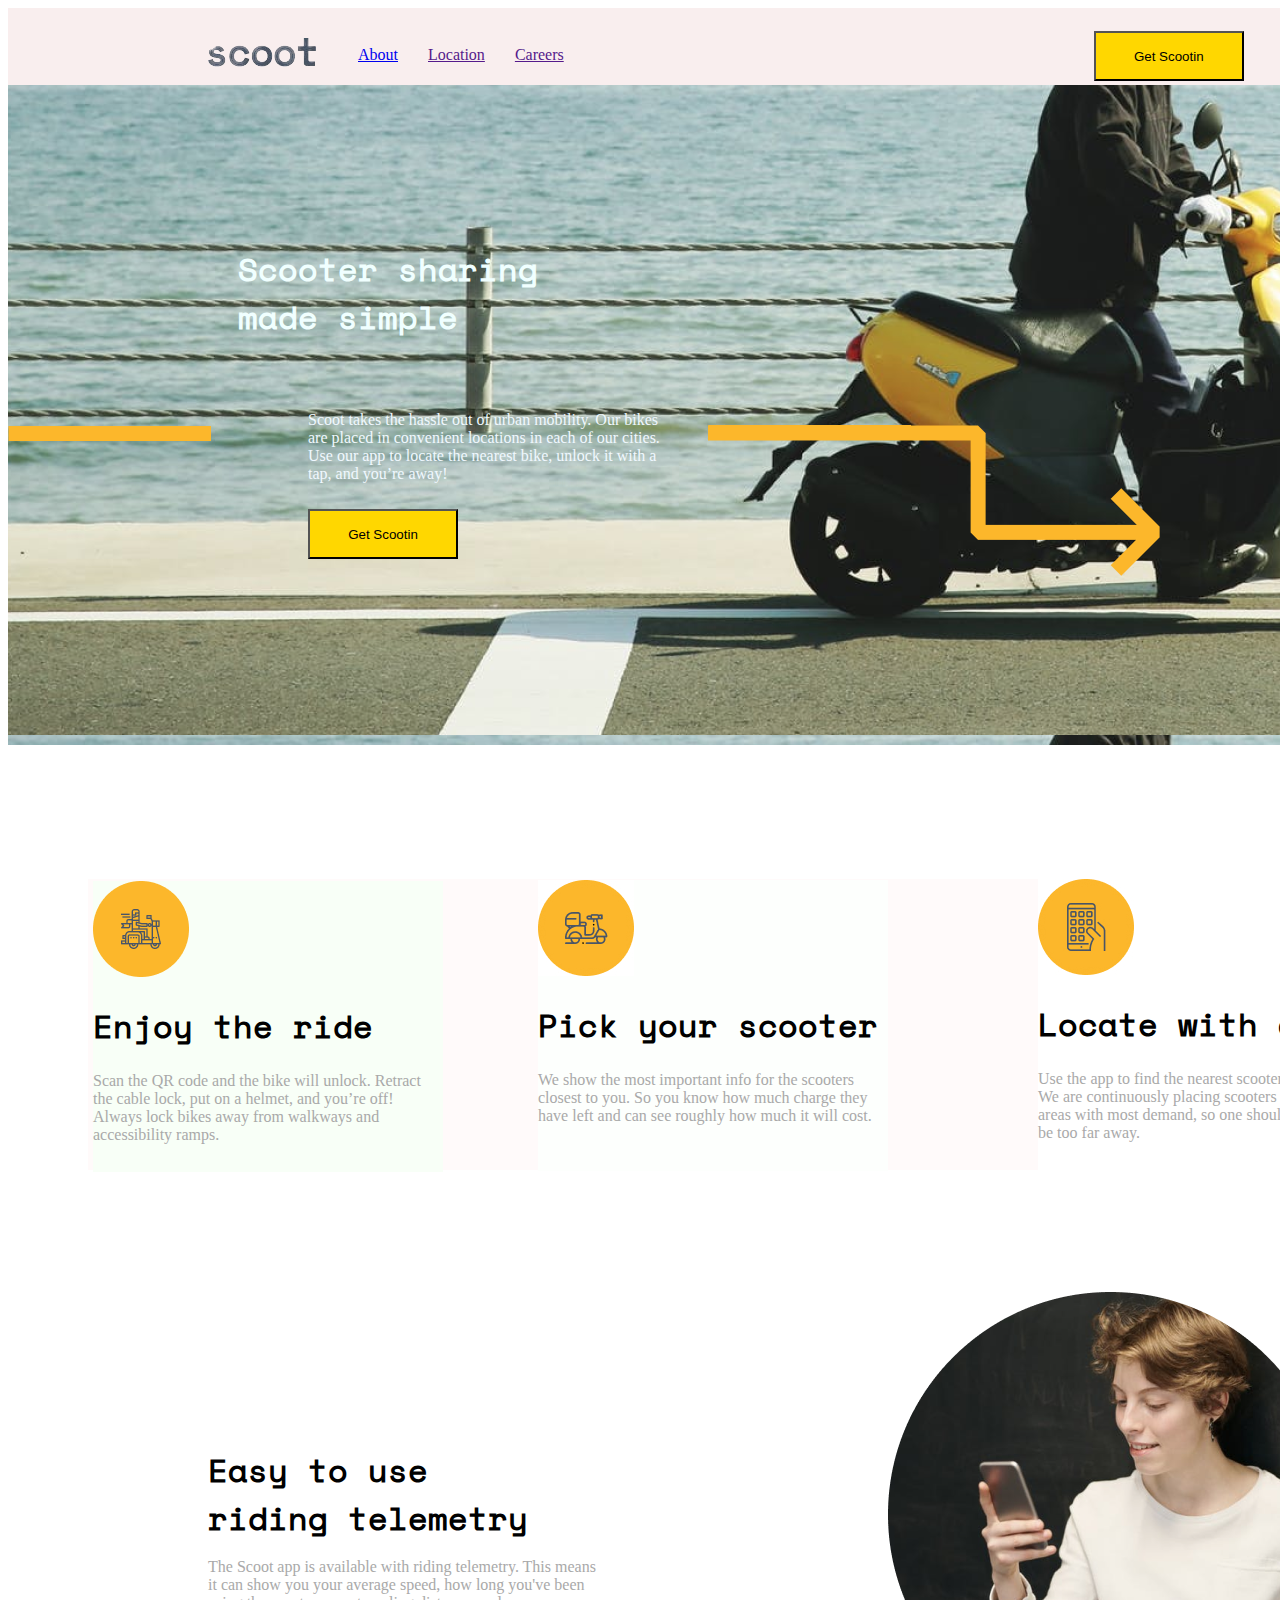
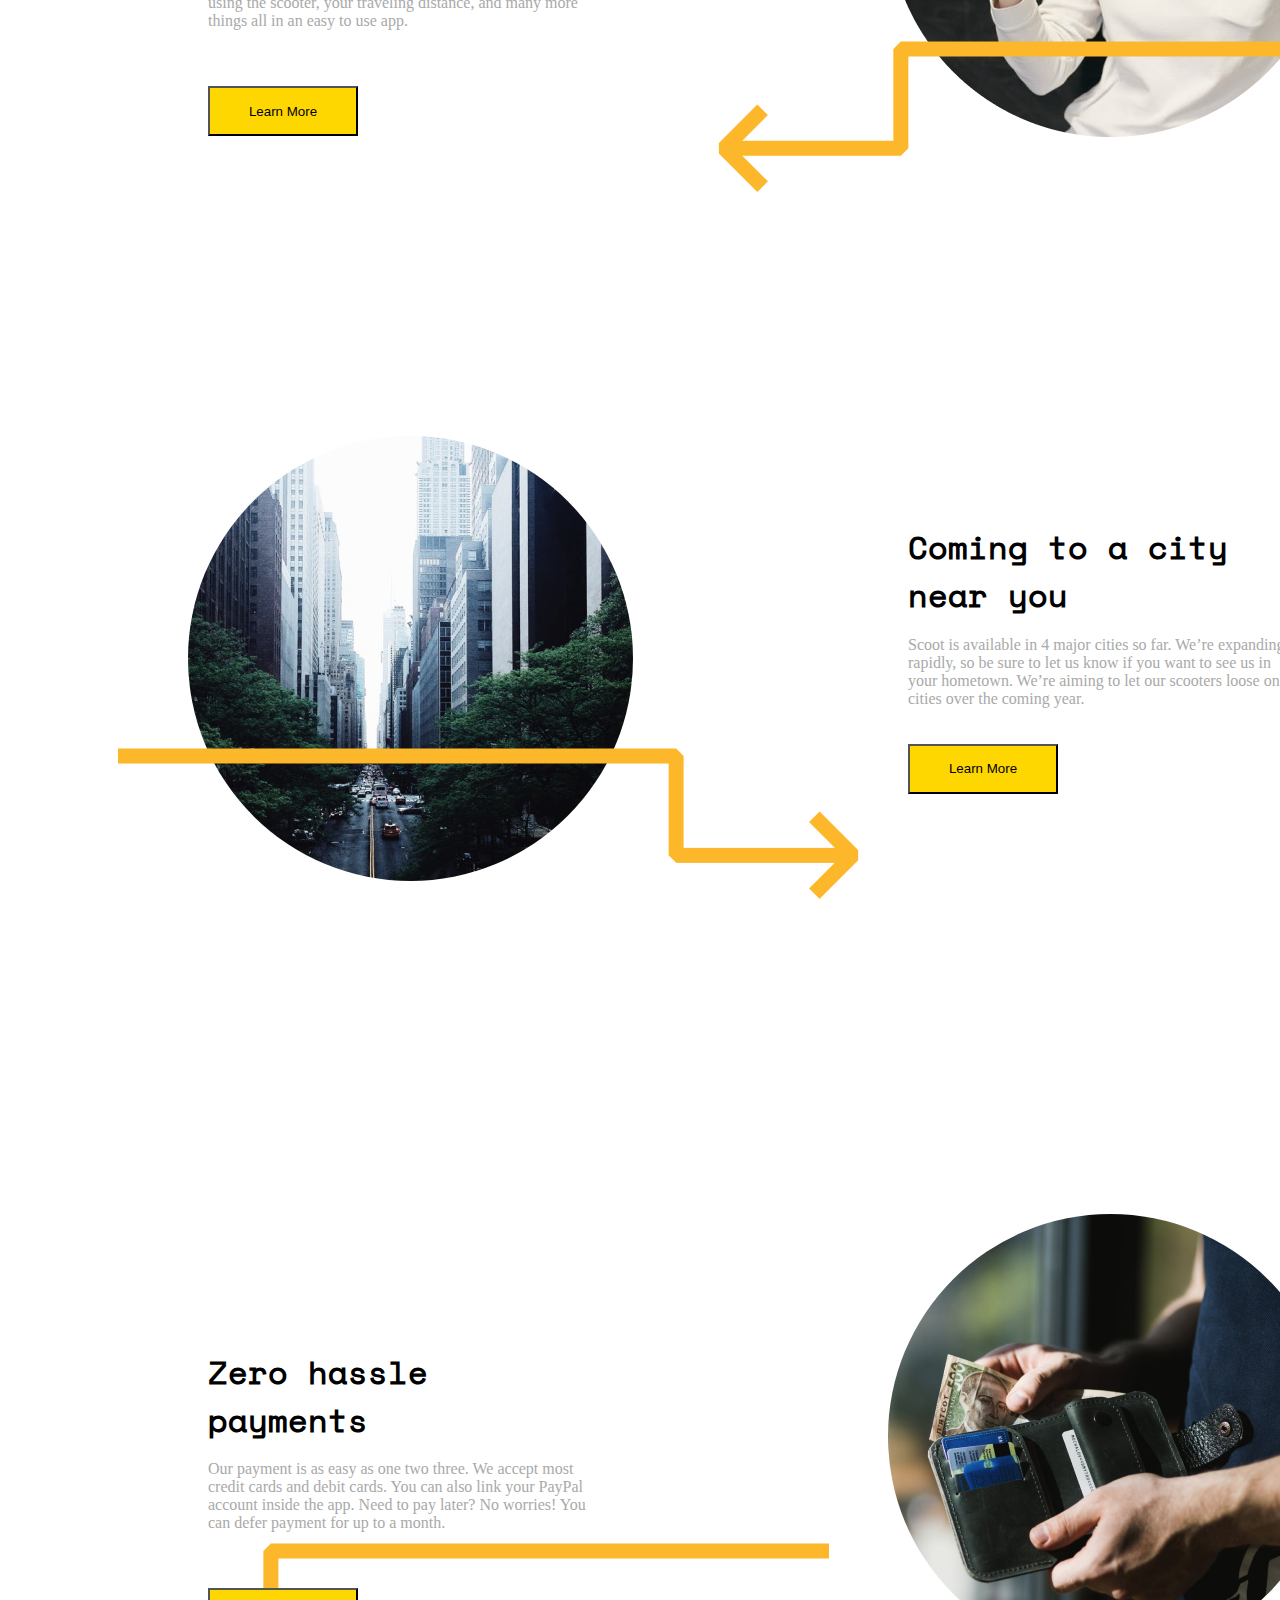
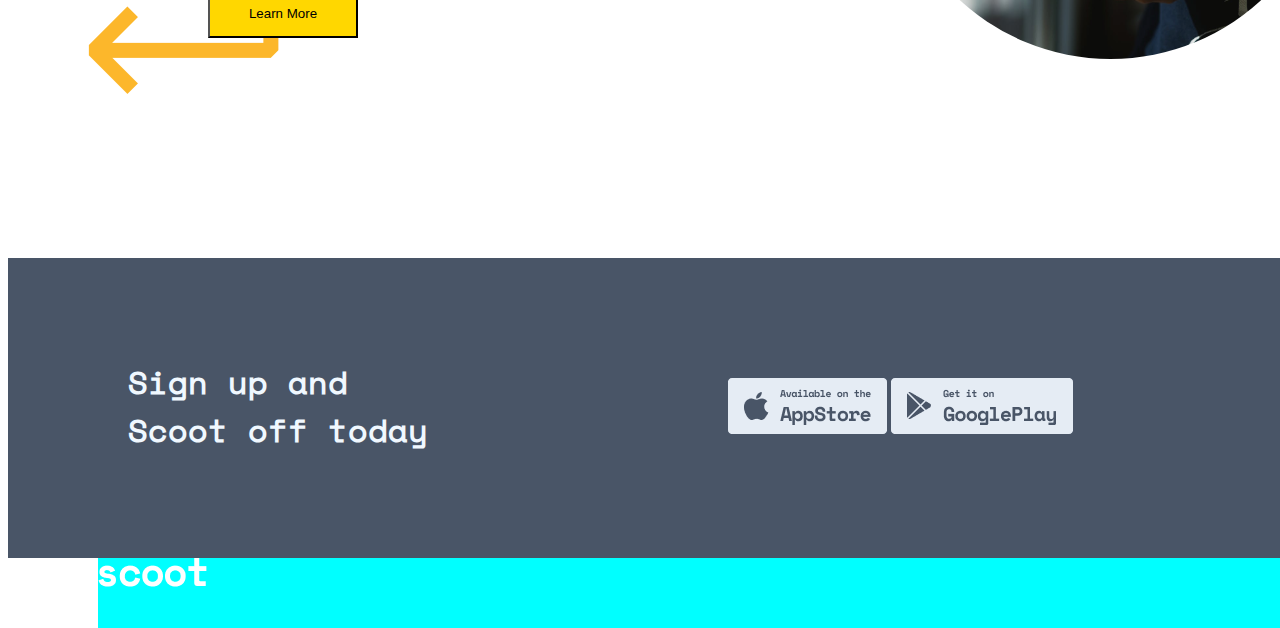
<file: index.html>
<!DOCTYPE html>
<html lang="en">

<head>
  <meta charset="UTF-8">
  <meta name="viewport" content="width=device-width, initial-scale=1.0">
  <title>Document</title>
  <link rel="stylesheet" href="./reas.css">
</head>

<body>
  <div class="box">
    <div class="box1">
      <img class="agr" src="./scoot-removebg-preview.png" alt="">
      <div class="box2">
        <a href="file:///C:/Users/ISHTIXON%20IT%20AKADEMY/Desktop/muxammad/muxammad6/muxammad5/muxammad0.html">About</a>
        <a href="">Location</a>
        <a href="">Careers</a>


        <button class="box3">Get Scootin</button>
      </div>
    </div>

    <div class="box4"></div>
    <div class="box6">
      <img src="./jyu.png" alt="">
    </div>
    <div class="boa">
      <img src="./Path 2.svg" alt="">
    </div>
    <div class="boq">
      <h1 class="box7">Scooter sharing <br> made simple</h1>
    </div>
    <div class="boz">

      <p class="box8">Scoot takes the hassle out of urban mobility. Our bikes <br> are placed in convenient locations in
        each of our cities. <br>
        Use our app to locate the nearest bike, unlock it with a <br> tap, and you’re away!</p>

    </div>
    <button class="nboa">Get Scootin</button>
    <div class="box11">
      <div class="box12"><img src="./Group 8.jpg" alt="">
        <h1 class="trw">Locate with app</h1>
        <p class="bvvs">Use the app to find the nearest scooter to you. <br> We are continuously placing scooters in the
          <br> areas with most
          demand, so one should never <br> be too far away.
        </p>
      </div>
      <div class="box13"><img src="./Group 9.jpg" alt="">
        <h1 class="erw">Pick your scooter</h1>
        <p class="ret">We show the most important info for the scooters closest to you. So you know how much charge they
          have left
          and can see roughly how much it will cost.</p>
      </div>
      <div class="box14"><img src="./Group 10.png" alt="">
        <h1 class="los">Enjoy the ride</h1>
        <p class="ase">Scan the QR code and the bike will unlock. Retract the cable lock, put on a helmet, and you’re
          off! Always lock bikes away from walkways and accessibility ramps.</p>
      </div>
      <div class="box16">
        <img class="mui" src="./Group 33.png" alt="">
        <img class="ewq" src="./Group 32.svg" alt="">
        <h1 class="njoh">Easy to use <br>
          riding telemetry</h1>
        <p class="are">The Scoot app is available with riding telemetry. This means <br> it can show you your average
          speed, how long
          you've been <br> using the scooter, your traveling distance, and many more <br> things all in an easy to use
          app.</p>
        <button class="rewq">Learn More</button>
      </div>
      <div class="box17">
        <img class="aao" src="./Bitmap (1).png" alt="">
        <img class="ter" src="./Group 13 Copy.png" alt="">
        <h1 class="rat">Coming to a city <br> near you</h1>
        <p class="sade">Scoot is available in 4 major cities so far. We’re expanding <br> rapidly, so be sure to let us
          know
          if you want to see us in <br> your hometown. We’re aiming to let our scooters loose on 23 <br> cities over the
          coming
          year.</p>
        <button class="qwu">Learn More</button>
      </div>
      <div class="box18">
        <img class="uiy" src="./Bitmap.png" alt="">
        <img class="eqt" src="./Group 17.png" alt="">
        <h1 class="ytu">Zero hassle <br> payments</h1>
        <p class="ytre">Our payment is as easy as one two three. We accept most <br> credit cards and debit cards. You can also link your
          PayPal <br> account inside the app. Need to pay later? No worries! You <br> can defer payment for up to a month.</p>
          <button class="rqwy">Learn More</button>
        </div>
        <div class="box19">
          <h1 class="muxa">Sign up and <br> Scoot off today</h1>
          <img class="muxammad" src="./Group 28.png" alt="">
          <img src="./Group 28 Copy.png" alt="">

        </div>
        <div class="box20">
          <img class="box21" src="scoot.png" alt="">
        </div>
    </div>

  </div>
</body>

</html>
</file>
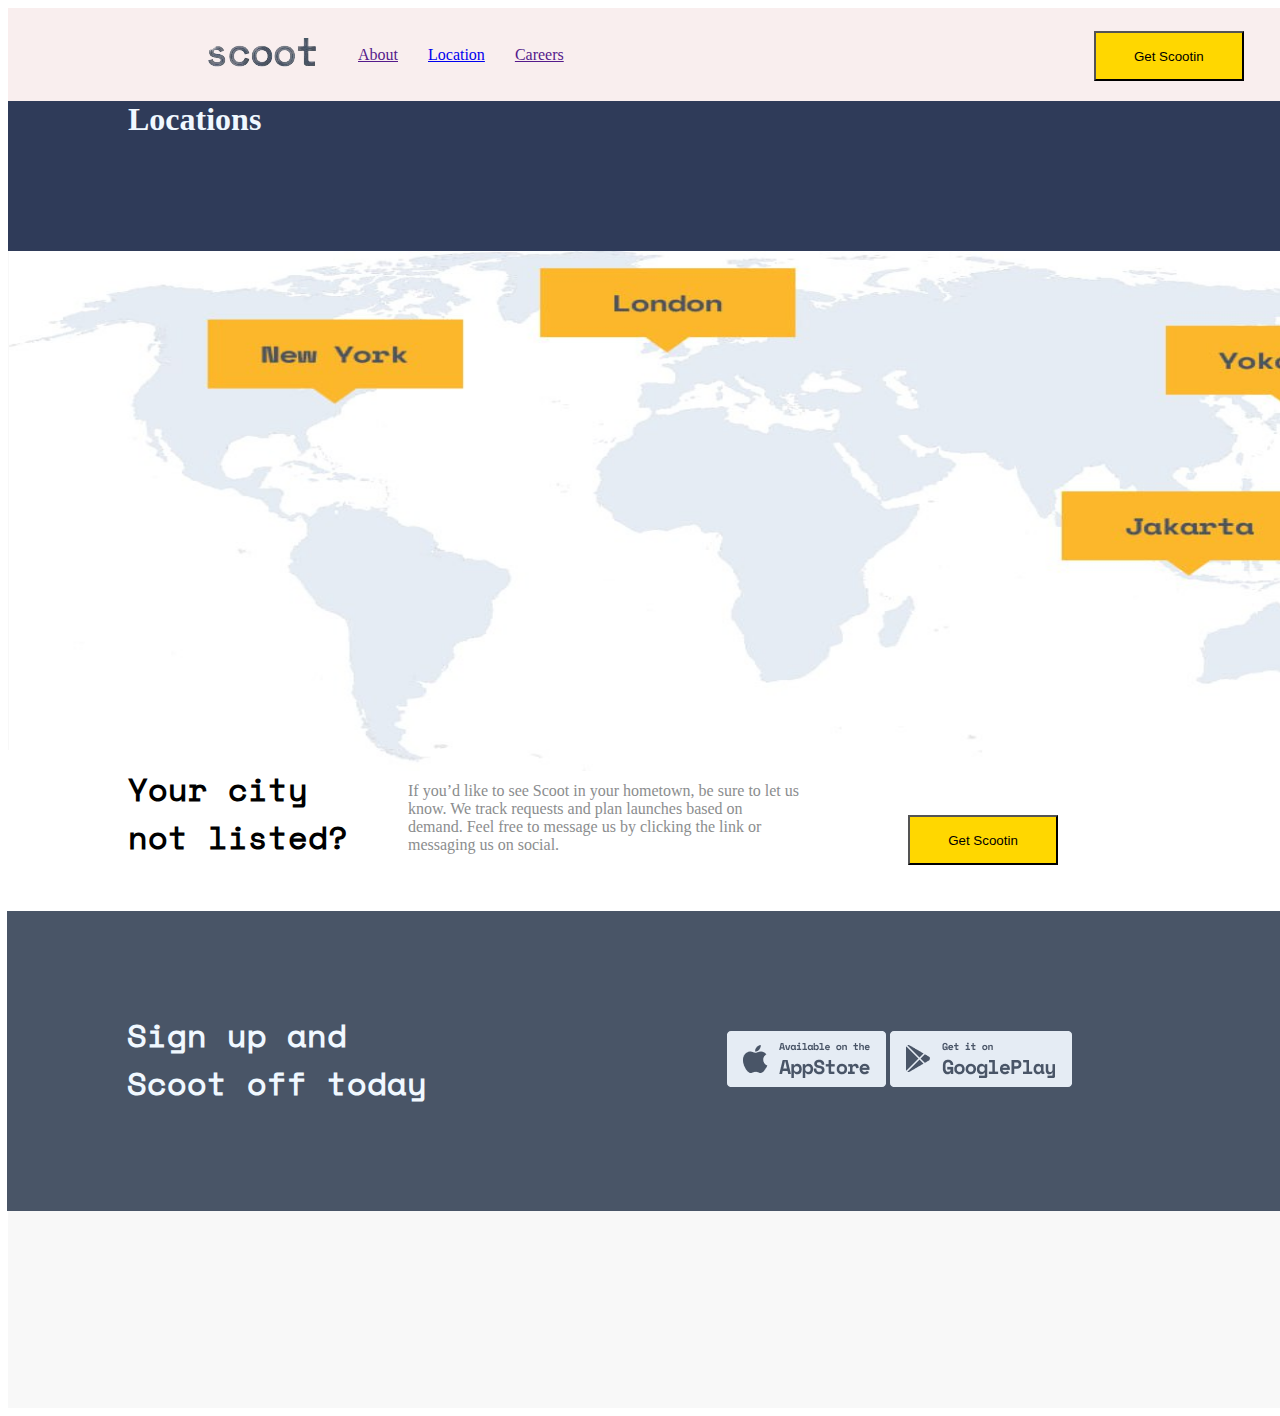
<file: muxammad5/index.html>
<!DOCTYPE html>
<html lang="en">

<head>
    <meta charset="UTF-8">
    <meta name="viewport" content="width=device-width, initial-scale=1.0">
    <title>Document</title>
    <link rel="stylesheet" href="./muxammad2.css">
</head>

<body>
    <div class="box">
        <div class="box1">
            <img class="agr" src="./scoot-removebg-preview.png" alt="">
            <div class="box2">
                <a href="">About</a>
                <a href="file:///C:/Users/ISHTIXON%20IT%20AKADEMY/Desktop/muxammad/muxammad6/ased.html">Location</a>
                <a href="">Careers</a>


                <button class="box3">Get Scootin</button>

            </div>
            <div class="box5">
                <h1 class="box6">Locations</h1>
                <img class="mtu" src="./Group 26 (1).png" alt="">
            </div>
            <div class="box7">
                <img class="ewq" src="./photo_2024-01-22_07-06-30.jpg" alt="">
            </div>
            <div class="box8">
                <button class="box9">Get Scootin</button>
                <h1 class="ewr">Your city <br> not listed?</h1>
                <p class="wqe">If you’d like to see Scoot in your hometown, be sure to let us <br> know. We track requests and plan
                    launches based on <br> demand. Feel free to message us by clicking the link or <br> messaging us on social.
                </p>
                <div class="box19">
                    <h1 class="muxa">Sign up and <br> Scoot off today</h1>
                    <img class="muxammad" src="./Group 28.png" alt="">
                    <img src="./Group 28 Copy.png" alt="">
          
                  </div>
            </div>
</body>

</html>
</file>
<file: reas.css>
@font-face {
    font-family: 'SpaceMono-Regular';
    src: url('./font/SpaceMono-Regular.ttf');
}

.box {
    width: 1440px;
    height: 3700px;
    background-color: rgba(255, 255, 255, 0.659);
    margin: 0 auto;

}

.box1 {
    width: 1440px;
    height: 96px;
    background-color: rgb(249, 238, 238);

}

.agr {
    margin-left: 200px;
    margin-top: 30px;
}

.box2 {
    color: darkgray;
    display: flex;
    gap: 30px;
    margin-top: -25px;
    margin-left: 350px;
}

.nutr:hover {
    color: blue;
    transition: 5s;
}

.box3 {
    width: 150px;
    height: 50px;
    background-color: gold;
    margin-top: -15px;
    margin-left: 500px;
}

.box3:hover {
    border-radius: 20px;
    background-color: blue;
    transition: 5s;
    box-shadow: rgb(0, 255, 4) 0px 20px 30px -10px;
}

.box4 {
    width: 1440px;
    height: 660px;
    background-image: url(./1mka.png);
    margin-top: -19px;
}

.box5 {}

.box6 {
    width: 203px;
    height: 1px;
    background-image: url(./Path\ 2.svg);
    margin-top: -320px;
    margin-left: 700px;


}

.box7 {
    font-family: 'SpaceMono-Regular';
    color: azure;
    margin-top: -200px;
    margin-left: 230px;

}

.box8 {
    color: aliceblue;
    margin-left: 300px;
    margin-top: 70px;
}

.box9 {
    margin-top: 320px;
}

.box10 {
    padding-top: 220px;


}

.nboa {
    width: 150px;
    height: 50px;
    background-color: gold;
    margin-top: 10px;
    margin-left: 300px;
}

.nboa:hover {
    border-radius: 20px;
    background-color: blue;
    transition: 5s;
    box-shadow: rgb(0, 255, 4) 0px 20px 30px -10px;
}

.box11 {
    width: 1275px;
    height: 291px;
    background-color: rgb(255, 250, 250);
    margin-top: 320px;
    margin-left: 80px;


}

.box12 {
    width: 325px;
    height: 291px;
    background-color: rgb(255, 255, 255);
    margin-left: 950px;

}

.bvvs {
    color: darkgray;
}


.box13 {
    width: 350px;
    height: 291px;
    background-color: rgb(253, 255, 253);
    margin-top: -290px;
    margin-left: 450px;
}

.ret {
    color: darkgray;
}

.box14 {
    width: 350px;
    height: 291px;
    background-color: rgb(248, 255, 247);
    margin-top: -290px;
    margin-left: 5px;
}

.ase {
    color: darkgray;
}

.trw {
    font-family: 'SpaceMono-Regular';
}

.erw {
    font-family: 'SpaceMono-Regular';
}

.los {
    font-family: 'SpaceMono-Regular';
}


.mui {
    width: 445px;
    height: 445px;
    margin-left: 800px;
    margin-top: 120px;
}

.njoh {
    font-family: 'SpaceMono-Regular';
    margin-top: -350px;
    margin-left: 120px;
}

.are {
    margin-top: -5px;
    margin-left: 120px;
    color: darkgray;
}

.rewq {
    width: 150px;
    height: 50px;
    background-color: gold;
    margin-top: 40px;
    margin-left: 120px;

}

.rewq:hover {
    border-radius: 20px;
    background-color: blue;
    transition: 5s;
    box-shadow: rgb(0, 255, 4) 0px 20px 30px -10px;
}

.aao {
    border-radius: 250px;
    margin-top: 300px;
    margin-left: 100px;
}

.rat {
    font-family: 'SpaceMono-Regular';
    margin-top: -380px;
    margin-left: 820px;

}

.sade {
    margin-top: -5px;
    margin-left: 820px;
    color: darkgray;
}

.qwu {
    width: 150px;
    height: 50px;
    background-color: gold;
    margin-top: 20px;
    margin-left: 820px;
}


.qwu:hover {
    border-radius: 20px;
    background-color: blue;
    transition: 5s;
    box-shadow: rgb(0, 255, 4) 0px 20px 30px -10px;
}

.uiy {

    border-radius: 250px;


    margin-left: 800px;
    margin-top: 420px;
}

.ytu {
    font-family: 'SpaceMono-Regular';
    margin-top: -350px;
    margin-left: 120px;
}

.ytre {
    margin-top: -5px;
    margin-left: 120px;
    color: darkgray;
}

.rqwy {
    width: 150px;
    height: 50px;
    background-color: gold;
    margin-top: 40px;
    margin-left: 120px;
}

.rqwy:hover {
    border-radius: 20px;
    background-color: rgb(255, 255, 255);
    transition: 5s;
  border: gold;
}

.box19 {
    width: 1440px;
    height: 300px;
    background-color: #495567;
    margin-top: 220px;
    margin-left: -80px;
    position: absolute;
}

.muxa {
    font-family: 'SpaceMono-Regular';
    color: aliceblue;
    margin-top: 100px;
    margin-left: 120px; 
    position: absolute;
}

.muxammad{
    margin-left: 720px;
    margin-top: 120px;
}

.box20{
    width: 1440px;
    height: 70px;
    background-color: aqua;
    margin-top: 520px;
    margin-left: 9px;

}
.box20{
    color: aliceblue;
    margin-left: 10px;
   
}

.ewq{
    margin-top: -100px;
    margin-left: 630px;
}

.ter{
    margin-top: -800px;
    margin-left: 30px;
}

.eqt{
    margin-top: -120px;
    margin-left: 63 0px;
}
</file>
<file: muxammad5/muxammad2.css>
@font-face {
    font-family: 'SpaceMono-Regular';
    src: url('./font/SpaceMono-Regular.ttf');
}
.box2 {
    color: darkgray;
    display: flex;
    gap: 30px;
    margin-top: -25px;
    margin-left: 350px;
}.box1 {
    width: 1440px;
    height: 96px;
    background-color: rgb(249, 238, 238);

}
.agr {
    margin-left: 200px;
    margin-top: 30px;
}
.box3 {
    width: 150px;
    height: 50px;
    background-color: gold;
    margin-top: -15px;
    margin-left: 500px;
}.box3:hover {
    border-radius: 20px;
    background-color: blue;
    transition: 5s;
    box-shadow: rgb(0, 255, 4) 0px 20px 30px -10px;
}
.box {
    width: 1440px;
    height: 1400px;
    background-color: rgba(244, 244, 244, 0.659);
    margin: 0 auto;

}

.box5{
    width: 1440px;
    height: 150px;
    background-color: #2F3B59;
}
.box6{
    color: aliceblue;
    margin-left: 120px;
    margin-top: 20px;
 
}

.ewq{
    width: 1500px;
    height: 520px;
    margin-left: 1px;
}

.box8{
    width: 1440px;
    height: 170px;
    background-color: rgb(255, 255, 255);
    margin-top: -25px;
}

.ewr{
    font-family: 'SpaceMono-Regular';
    margin-left: 120px;
    margin-top: -100px;
}

.wqe{
     color: rgb(139, 141, 142);
     margin-top: -100px;
     margin-left: 400px;

}
.box9 {
    width: 150px;
    height: 50px;
    background-color: gold;
    margin-top: 65px;
    margin-left: 900px;
}.box9:hover {
    border-radius: 20px;
    background-color: blue;
    transition: 5s;
    box-shadow: rgb(0, 255, 4) 0px 20px 30px -10px;
}

.muxa {
    font-family: 'SpaceMono-Regular';
    color: aliceblue;
    margin-top: 100px;
    margin-left: 120px; 
    position: absolute;
}

.muxammad{
    margin-left: 720px;
    margin-top: 120px;
}
.box19 {
    width: 1440px;
    height: 300px;
    background-color: #495567;
    margin-top: 41px;
    margin-left: -1px;
    position: absolute;
}

.mtu{
        margin-left: 12050px;
}
</file>
